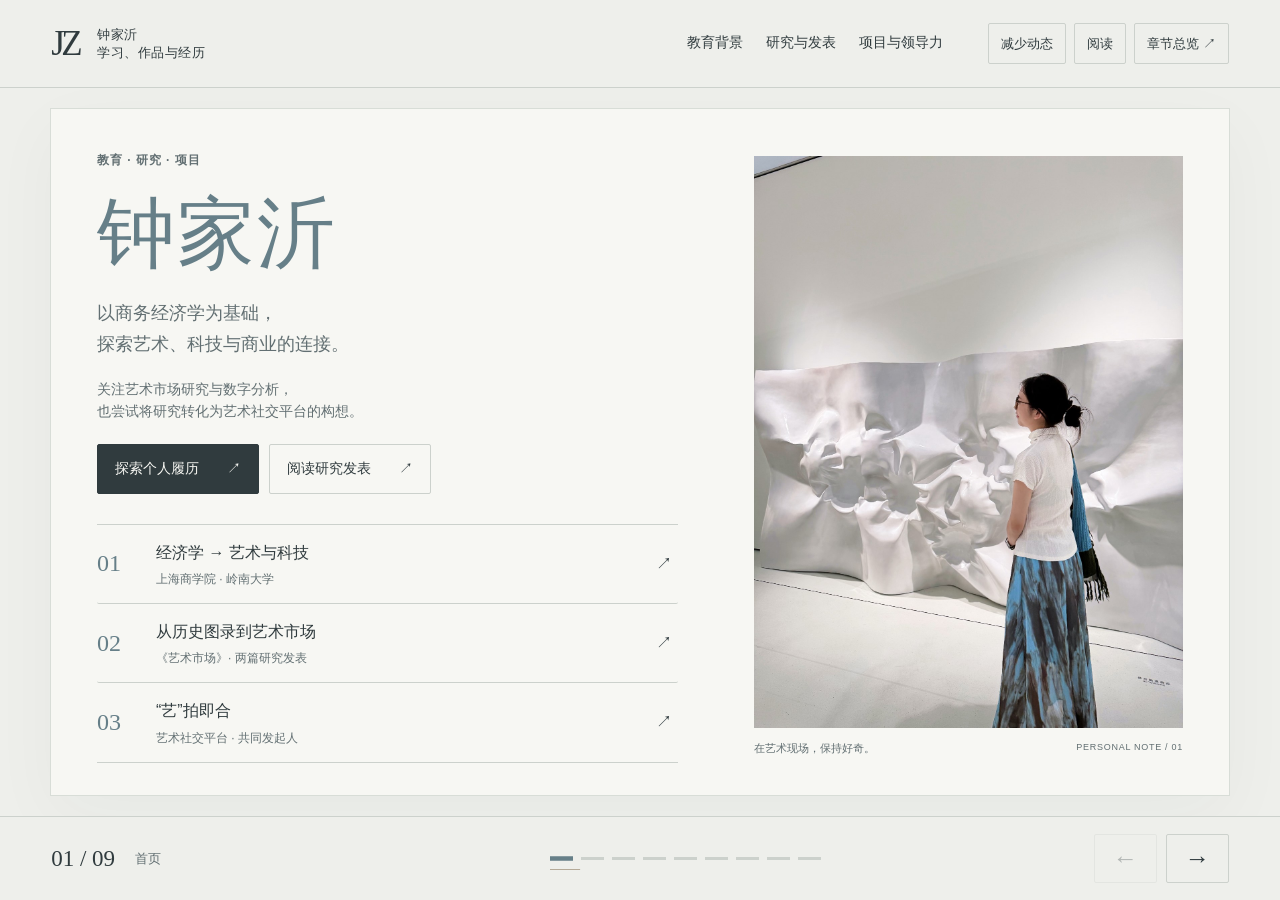
<file: index.html>
<!DOCTYPE html>
<html lang="zh-CN">
<head>
  <meta charset="UTF-8">
  <meta name="viewport" content="width=device-width, initial-scale=1">
  <meta name="theme-color" content="#eeefeb">
    <meta name="description"
      content="钟家沂-INTRO">
    <title>钟家沂｜教育、研究与项目</title>

  <style>
    :root {
      --paper: #eeefeb;
      --panel: #f7f7f3;
      --ink: #303b3e;
      --muted: #626f72;
      --line: #ccd1cc;
      --blue: #667f88;
      --blue-light: #dfe6e7;
      --sand: #b5aa98;
      --sand-light: #e7e2d9;
      --header: 88px;
      --footer: 84px;
            --serif: "Noto Serif SC", "Songti SC", SimSun, Georgia, serif;
            --sans: "Noto Sans SC", "PingFang SC", "Microsoft YaHei",
              -apple-system, BlinkMacSystemFont, "Segoe UI", sans-serif;
    }

    * { box-sizing: border-box; }

    html {
      scroll-behavior: smooth;
      color-scheme: light;
    }

    body {
      margin: 0;
      background: var(--paper);
      color: var(--ink);
      font-family: var(--sans);
      font-size: 16px;
      line-height: 1.65;
    }

    button, input, select, textarea { font: inherit; }
    button, a { -webkit-tap-highlight-color: transparent; }

    button {
      cursor: pointer;
      color: inherit;
      background: transparent;
      border: 1px solid var(--line);
      border-radius: 2px;
    }

    button, a, summary { touch-action: manipulation; }
    a { color: inherit; text-underline-offset: 4px; }

    button:focus-visible,
    a:focus-visible,
    summary:focus-visible {
      outline: 3px solid var(--blue);
      outline-offset: 5px;
    }

    button:hover { background: var(--blue-light); }
    button:disabled { opacity: .3; cursor: default; }

    h1, h2, h3, p { margin-top: 0; }

    h1, h2 {
      font-family: var(--serif);
      font-weight: 400;
      letter-spacing: 0;
    }

    h2 {
      font-size: clamp(36px, 4.6vw, 61px);
      line-height: 1.1;
      margin-bottom: 22px;
    }

    h3 {
      font-size: 21px;
      line-height: 1.35;
      font-weight: 500;
    }

    p { margin-bottom: 18px; }

    .eyebrow {
      margin-bottom: 18px;
      color: var(--muted);
      font-size: 12px;
      font-weight: 600;
      letter-spacing: .08em;
    }

    .small {
      font-size: 14px;
      line-height: 1.6;
      color: var(--muted);
    }

    .muted { color: var(--muted); }

    .sr-only {
      position: absolute;
      width: 1px;
      height: 1px;
      padding: 0;
      margin: -1px;
      overflow: hidden;
      clip: rect(0, 0, 0, 0);
      white-space: nowrap;
      border: 0;
    }

    .site-header {
      position: fixed;
      inset: 0 0 auto;
      height: var(--header);
      z-index: 30;
      display: flex;
      align-items: center;
      justify-content: space-between;
      gap: 20px;
      padding: 0 4vw;
      background: var(--paper);
      border-bottom: 1px solid var(--line);
    }

    .brand {
      display: flex;
      align-items: center;
      gap: 13px;
      flex-shrink: 0;
      padding: 0;
      border: 0;
      text-align: left;
    }

    .brand:hover { background: transparent; }

    .monogram {
      font: 35px/.9 var(--serif);
      letter-spacing: -.1em;
      padding-right: 5px;
    }

    .brand-name {
      font-size: 13px;
      font-weight: 500;
      line-height: 1.35;
      letter-spacing: .04em;
    }

    .primary-nav {
      display: flex;
      gap: 23px;
      margin-left: auto;
      margin-right: 25px;
    }

    .primary-nav button {
      padding: 7px 0;
      border: 0;
      border-bottom: 1px solid transparent;
      font-size: 14px;
    }

    .primary-nav button:hover,
    .primary-nav button[aria-current] {
      background: transparent;
      border-bottom-color: var(--blue);
    }

    .toolbar { display: flex; gap: 8px; }

    .toolbar button {
      padding: 9px 12px;
      font-size: 13px;
      white-space: nowrap;
    }

    .toolbar button[aria-pressed="true"] {
      background: var(--ink);
      color: var(--panel);
      border-color: var(--ink);
    }

    .presentation { overflow: hidden; }

    .presentation #stage {
      position: fixed;
      inset: var(--header) 0 var(--footer);
      overflow: hidden;
      background-image:
        radial-gradient(var(--line) .6px, transparent .6px);
      background-size: 22px 22px;
    }

    .presentation #world {
      position: absolute;
      left: 50%;
      top: 50%;
      transform-origin: 0 0;
      will-change: transform;
    }

    .scene {
      position: relative;
      padding: 42px 46px;
      background: var(--panel);
      border: 1px solid var(--line);
      scroll-margin-top: calc(var(--header) + 18px);
      scrollbar-width: thin;
      scrollbar-color: #a4b1b5 transparent;
    }

    .presentation .scene {
      position: absolute;
      margin: 0;
      overflow: auto;
      overscroll-behavior: contain;
      transform-origin: center;
      box-shadow: 0 20px 65px rgba(40, 55, 60, .035);
    }

    .presentation .scene:not(.active) {
      pointer-events: none;
      opacity: .72;
    }

    .presentation .scene.active { border-color: #d8ddd7; }

    .scene::-webkit-scrollbar { width: 5px; }
    .scene::-webkit-scrollbar-thumb { background: #a4b1b5; }

    .hero-layout {
      min-height: 100%;
      display: grid;
      grid-template-columns: 1.25fr .75fr;
      gap: 45px;
      align-items: center;
    }

    .hero-title {
      margin: 0 0 24px -5px;
      font-size: clamp(75px, 10vw, 122px);
      line-height: .87;
      letter-spacing: -.075em;
    }

    .hero-title span {
      display: block;
      color: var(--blue);
    }

    .hero-intro {
      max-width: 470px;
      font-size: 18px;
      color: var(--muted);
      line-height: 1.7;
    }

    .hero-links {
      display: flex;
      flex-wrap: wrap;
      gap: 12px;
      margin-top: 30px;
    }

    .solid-button,
    .text-button {
      display: inline-flex;
      align-items: center;
      justify-content: space-between;
      gap: 28px;
      padding: 12px 17px;
      font-size: 14px;
      text-decoration: none;
    }

    .solid-button {
      border: 1px solid var(--ink);
      background: var(--ink);
      color: var(--panel);
    }

    .solid-button:hover {
      color: white;
      background: var(--blue);
      border-color: var(--blue);
    }

    .text-button { border: 1px solid var(--line); }
    .text-button:hover { background: var(--blue-light); }

    .hero-index {
      border-top: 1px solid var(--line);
      border-bottom: 1px solid var(--line);
    }

    .index-row {
      display: grid;
      grid-template-columns: 47px 1fr 22px;
      width: 100%;
      gap: 12px;
      align-items: center;
      padding: 23px 0;
      border: 0;
      border-bottom: 1px solid var(--line);
      text-align: left;
    }

    .index-row:last-child { border-bottom: 0; }
    .index-row:hover { background: transparent; color: var(--blue); }

    .index-number {
      font: 30px var(--serif);
      color: var(--blue);
    }

    .index-row strong {
      display: block;
      font-size: 18px;
      font-weight: 500;
    }

    .index-row small {
      display: block;
      color: var(--muted);
      font-size: 13px;
      line-height: 1.5;
      margin-top: 4px;
    }

    .hero-note {
      margin: 20px 0 0;
      font-size: 13px;
      color: var(--muted);
    }

    .section-heading {
      display: grid;
      grid-template-columns: 1fr .8fr;
      gap: 36px;
      align-items: end;
      margin-bottom: 24px;
    }

    .section-heading h2 { margin-bottom: 0; }
    .section-heading > p { margin-bottom: 3px; color: var(--muted); }

    .education-list {
      display: grid;
      gap: 14px;
    }

    .education-card {
      display: grid;
      grid-template-columns: 170px 1fr;
      gap: 24px;
      padding: 22px 0;
      border-top: 1px solid var(--line);
    }

    .education-date {
      padding-top: 2px;
      font-size: 14px;
      color: var(--muted);
    }

    .education-date strong {
      display: block;
      margin-top: 6px;
      color: var(--blue);
      font-size: 12px;
      font-weight: 500;
      text-transform: uppercase;
      letter-spacing: .08em;
    }

    .education-card h3 { margin: 0 0 5px; }

    .degree {
      margin-bottom: 7px;
      font-size: 17px;
    }

    .location {
      color: var(--muted);
      font-size: 13px;
    }

    .course-list {
      display: grid;
      grid-template-columns: 1fr 1fr;
      gap: 5px 22px;
      margin: 12px 0 0;
      padding-left: 18px;
      font-size: 14px;
      color: var(--muted);
    }

    .score-row {
      display: flex;
      flex-wrap: wrap;
      gap: 16px;
      align-items: center;
      margin-top: 12px;
      font-size: 14px;
    }

    .score-row strong {
      font-family: var(--serif);
      font-size: 24px;
      font-weight: 400;
      color: var(--blue);
    }

    .score-track {
      width: 145px;
      height: 5px;
      background: var(--blue-light);
    }

    .score-track span {
      display: block;
      width: 85.29%;
      height: 100%;
      background: var(--blue);
    }

    .publication-grid {
      display: grid;
      grid-template-columns: 1fr 1fr;
      gap: 22px;
      margin-top: 28px;
    }

    .publication-card {
      display: flex;
      flex-direction: column;
      padding: 25px;
      border: 1px solid var(--line);
      background: #f1f3ef;
    }

    .publication-card:first-child {
      border-top: 3px solid var(--blue);
    }

    .publication-card:last-child {
      border-top: 3px solid var(--sand);
    }

    .publication-meta {
      display: flex;
      flex-wrap: wrap;
      align-items: center;
      justify-content: space-between;
      gap: 10px;
      margin-bottom: 22px;
      color: var(--muted);
      font-size: 13px;
    }

    .author-role {
      padding: 3px 8px;
      border: 1px solid var(--line);
      color: var(--ink);
      font-size: 12px;
      white-space: nowrap;
    }

    .publication-card h3 {
      font: 28px/1.2 var(--serif);
      margin-bottom: 18px;
    }

    .publication-card p {
      font-size: 15px;
      color: var(--muted);
    }

    .publication-card .publication-link {
      align-self: flex-start;
      margin-top: auto;
      padding-top: 14px;
      font-size: 14px;
    }

    .publication-link a,
    .publication-link button {
      border: 0;
      padding: 0;
      display: inline-flex;
      align-items: center;
      gap: 6px;
      color: var(--blue);
      font-weight: 600;
      font-size: 14px;
      line-height: inherit;
      text-align: left;
      text-decoration: underline;
      text-decoration-thickness: 1px;
      text-underline-offset: 4px;
      transition: color .2s ease, gap .2s ease;
    }

    .publication-link a:hover,
    .publication-link button:hover {
      background: transparent;
      color: var(--ink);
      gap: 9px;
    }

    .two-columns {
      display: grid;
      grid-template-columns: .85fr 1.15fr;
      gap: 40px;
      align-items: start;
    }

    .two-columns > * { min-width: 0; }

    .research-topics {
      margin: 27px 0 20px;
      padding: 0;
      list-style: none;
    }

    .research-topics li {
      padding: 10px 0;
      border-bottom: 1px solid var(--line);
      font-size: 16px;
    }

    .research-topics li span {
      display: inline-block;
      min-width: 34px;
      color: var(--blue);
      font: 18px var(--serif);
    }

    .chart-panel {
      padding: 27px;
      border: 1px solid var(--line);
      background: #f0f3f1;
    }

    .chart-panel h3 { font-size: 19px; }

    .segmented {
      display: flex;
      flex-wrap: wrap;
      gap: 6px;
      margin: 18px 0;
    }

    .segmented button {
      padding: 7px 10px;
      font-size: 13px;
    }

    .segmented button[aria-pressed="true"] {
      color: var(--panel);
      background: var(--ink);
      border-color: var(--ink);
    }

    .catalogue-number {
      font: 72px/1 var(--serif);
      letter-spacing: -.06em;
      color: var(--blue);
      margin: 24px 0 7px;
    }

    #catalogueLabel {
      display: block;
      min-height: 25px;
      margin-bottom: 24px;
      font-size: 14px;
    }

    .catalogue-bar {
      display: flex;
      gap: 4px;
      width: 100%;
      height: 110px;
      margin-bottom: 13px;
    }

    .catalogue-segment {
      display: flex;
      flex-direction: column;
      justify-content: center;
      align-items: center;
      gap: 2px;
      min-width: 0;
      padding: 8px;
      border: 0;
      transition: opacity .25s ease;
    }

    .catalogue-segment:first-child {
      flex: 108;
      background: var(--blue);
      color: white;
    }

    .catalogue-segment:last-child {
      flex: 51;
      background: var(--sand-light);
      color: var(--ink);
    }

    .catalogue-segment:hover { filter: brightness(1.04); }
    .catalogue-segment.dimmed { opacity: .36; }

    .catalogue-segment strong {
      font: 29px var(--serif);
      font-weight: 400;
    }

    .catalogue-segment span,
    .catalogue-segment small {
      font-size: 12px;
      white-space: nowrap;
    }

    .chart-note {
      margin: 18px 0;
      padding-top: 15px;
      min-height: 88px;
      border-top: 1px solid var(--line);
      color: var(--muted);
      font-size: 14px;
    }

    details > summary {
      cursor: pointer;
      list-style-position: outside;
    }

    .data-details {
      margin-top: 15px;
      font-size: 14px;
    }

    table {
      border-collapse: collapse;
      width: 100%;
      margin-top: 12px;
      font-size: 13px;
    }

    th, td {
      text-align: left;
      padding: 8px 4px;
      border-bottom: 1px solid var(--line);
    }

    th { font-weight: 500; }

    .project-card {
      background: var(--blue-light);
      border: 1px solid var(--line);
      padding: 30px;
    }

    .project-card h3 {
      font: 36px/1.12 var(--serif);
      margin-bottom: 18px;
    }

    .project-role {
      display: inline-block;
      margin-bottom: 16px;
      padding: 4px 10px;
      border: 1px solid #b9c6c9;
      font-size: 13px;
    }

    .project-pillars {
      display: grid;
      grid-template-columns: repeat(3, 1fr);
      gap: 10px;
      margin-top: 25px;
    }

    .pillar {
      padding: 15px 10px;
      border-top: 1px solid #aabac0;
    }

    .pillar span {
      display: block;
      color: var(--muted);
      font: 22px var(--serif);
      margin-bottom: 10px;
    }

    .pillar strong {
      display: block;
      font-size: 14px;
      font-weight: 500;
      line-height: 1.4;
    }

    .leadership {
      margin-top: 25px;
      border-top: 1px solid var(--line);
    }

    .leadership-item {
      padding: 18px 0;
      border-bottom: 1px solid var(--line);
    }

    .leadership-item h3 {
      margin-bottom: 5px;
      font-size: 17px;
    }

    .leadership-item p {
      margin: 0;
      color: var(--muted);
      font-size: 14px;
    }

    .experience-layout {
      display: grid;
      grid-template-columns: .62fr 1.38fr;
      gap: 35px;
    }

    .experience-metric {
      border-top: 1px solid var(--line);
      padding: 18px 0;
    }

    .experience-metric strong {
      display: block;
      color: var(--blue);
      font: 42px/1.1 var(--serif);
      margin-bottom: 8px;
    }

    .experience-metric p {
      font-size: 14px;
      color: var(--muted);
      margin-bottom: 0;
    }

    .experience-list {
      border-top: 1px solid var(--line);
    }

    .job {
      padding: 19px 0;
      border-bottom: 1px solid var(--line);
    }

    .job summary { padding-left: 5px; }

    .job summary strong {
      font-weight: 500;
      font-size: 18px;
    }

    .job-summary {
      display: block;
      margin: 5px 0 0 20px;
      font-size: 13px;
      color: var(--muted);
    }

    .job ul {
      padding-left: 23px;
      margin: 16px 0 0;
      font-size: 15px;
      color: var(--muted);
    }

    .job li { margin: 0 0 11px; }

    .contact-grid {
      display: grid;
      grid-template-columns: 1.05fr .95fr;
      gap: 42px;
    }

    .honor-row {
      display: grid;
      grid-template-columns: 104px 1fr;
      gap: 16px;
      padding: 14px 0;
      border-bottom: 1px solid var(--line);
      font-size: 15px;
    }

    .honor-row > span {
      color: var(--muted);
      font-size: 13px;
    }

    .honor-row p { margin: 0; }

    .language-row {
      display: flex;
      justify-content: space-between;
      gap: 15px;
      padding: 9px 0;
      border-bottom: 1px solid var(--line);
      font-size: 15px;
    }

    .language-row span { color: var(--muted); }

    .tags {
      display: flex;
      flex-wrap: wrap;
      gap: 8px;
      padding: 0;
      list-style: none;
    }

    .tags li {
      padding: 7px 11px;
      border: 1px solid var(--line);
      font-size: 14px;
    }

    .contact-block {
      grid-column: 1 / -1;
      border-top: 1px solid var(--line);
      margin-top: 8px;
      padding-top: 23px;
    }

    .contact-block a {
      overflow-wrap: anywhere;
      text-decoration-thickness: 1px;
    }

    .email {
      display: block;
      margin-bottom: 9px;
      font: clamp(23px, 3.8vw, 40px)/1.2 var(--serif);
      letter-spacing: -.03em;
    }

    .footer-nav {
      position: fixed;
      inset: auto 0 0;
      height: var(--footer);
      z-index: 30;
      display: flex;
      justify-content: space-between;
      align-items: center;
      gap: 25px;
      padding: 0 4vw;
      background: var(--paper);
      border-top: 1px solid var(--line);
    }

    .chapter-status {
      display: flex;
      align-items: center;
      gap: 20px;
      min-width: 225px;
    }

    #counter {
      font: 23px var(--serif);
      white-space: nowrap;
    }

    #chapterName {
      font-size: 13px;
      color: var(--muted);
    }

    .progress-nav { display: flex; gap: 8px; }

    .progress-nav button {
      width: 28px;
      height: 22px;
      padding: 9px 0;
      border: 0;
      position: relative;
    }

    .progress-nav button::before {
      content: "";
      display: block;
      height: 3px;
      width: 100%;
      background: var(--line);
    }

    .progress-nav button:hover { background: transparent; }
    .progress-nav button[aria-current]::before { background: var(--blue); }

    .arrow-buttons { display: flex; gap: 9px; }

    .arrow-buttons button {
      padding: 3px 18px;
      font-size: 25px;
    }

    #contents {
      width: min(900px, calc(100vw - 32px));
      max-height: calc(100vh - 44px);
      border: 1px solid var(--line);
      padding: 32px;
      color: var(--ink);
      background: var(--panel);
      overflow: auto;
    }

    #contents::backdrop { background: rgba(39, 52, 57, .65); }

    .contents-heading {
      display: flex;
      align-items: center;
      justify-content: space-between;
      gap: 20px;
      margin-bottom: 18px;
    }

    .contents-heading h2 {
      margin: 0;
      font-size: 39px;
    }

    #closeContents { padding: 6px 13px; }

    .contents-grid {
      display: grid;
      grid-template-columns: 1fr 1fr;
      gap: 10px;
    }

    .contents-grid button {
      padding: 20px;
      text-align: left;
    }

    .contents-grid button span {
      color: var(--blue);
      font: 22px var(--serif);
      margin-right: 12px;
    }

    .contents-grid button strong {
      font-size: 16px;
      font-weight: 500;
    }

    .contents-grid button small {
      display: block;
      margin-top: 8px;
      color: var(--muted);
      font-size: 13px;
    }

    .reading { overflow: auto; }

    .reading #stage {
      position: relative;
      margin: calc(var(--header) + 22px) 0 calc(var(--footer) + 22px);
      overflow: visible;
    }

    .reading #world {
      position: static;
      transform: none !important;
    }

    .reading .scene {
      position: relative !important;
      left: auto !important;
      top: auto !important;
      width: min(1180px, calc(100% - 32px)) !important;
      height: auto !important;
      min-height: 560px;
      margin: 0 auto 25px;
      transform: none !important;
      opacity: 1;
    }

    .reading .hero-layout { min-height: 490px; }
    .reading .progress-nav { display: none; }

    .no-js .primary-nav,
    .no-js .toolbar,
    .no-js .footer-nav {
      display: none;
    }

    .no-js .hero-links { display: none; }

    .no-js-note {
      max-width: 1180px;
      margin: calc(var(--header) + 16px) auto 0;
      padding: 0 20px;
    }

    .reduced *,
    .reduced *::before,
    .reduced *::after {
      scroll-behavior: auto !important;
      transition: none !important;
    }

    @media (max-width: 1000px) {
      .primary-nav { gap: 16px; margin-right: 10px; }
      .brand-name { display: none; }
      .scene { padding: 32px; }
      .two-columns { gap: 28px; }
      .experience-layout { grid-template-columns: .7fr 1.3fr; gap: 26px; }
    }

    @media (max-width: 820px) {
      .primary-nav { display: none; }

      .hero-layout,
      .two-columns,
      .section-heading,
      .publication-grid,
      .experience-layout,
      .contact-grid {
        grid-template-columns: 1fr;
      }

      .hero-layout { gap: 28px; }
      .hero-title { font-size: 91px; }
      .hero-index { margin-top: 5px; }

      .index-row { padding: 16px 0; }

      .section-heading { gap: 16px; }
      .section-heading > p { max-width: 600px; }
      .publication-grid { gap: 17px; }

      .experience-metrics {
        display: grid;
        grid-template-columns: 1fr 1fr;
        gap: 20px;
      }

      .contact-grid { gap: 27px; }
      .progress-nav { display: none; }
      .contact-block { grid-column: auto; }
    }

    @media (max-width: 600px) {
      :root { --header: 76px; --footer: 72px; }

      .site-header {
        gap: 10px;
        padding: 0 16px;
      }

      .monogram { font-size: 29px; }

      .toolbar { gap: 5px; }

      .toolbar button {
        font-size: 12px;
        padding: 8px 9px;
      }

      .scene { padding: 25px 21px; }
      .eyebrow { font-size: 11px; }
      h2 { font-size: 39px; }

      .hero-title {
        font-size: clamp(66px, 20vw, 90px);
        margin-bottom: 22px;
      }

      .hero-intro { font-size: 16px; }
      .hero-links { margin-top: 22px; }
      .hero-layout { gap: 24px; }

      .hero-index .index-row { padding: 13px 0; }
      .index-row strong { font-size: 16px; }

      .education-card {
        grid-template-columns: 1fr;
        gap: 9px;
        padding: 20px 0;
      }

      .education-date strong {
        display: inline-block;
        margin-left: 10px;
        margin-top: 0;
      }

      .course-list { grid-template-columns: 1fr; }

      .publication-card { padding: 21px; }
      .publication-card h3 { font-size: 27px; }

      .chart-panel { padding: 22px 18px; }
      .catalogue-number { font-size: 66px; }

      .catalogue-bar { height: 110px; }

      .project-card { padding: 24px 20px; }
      .project-card h3 { font-size: 33px; }
      .project-pillars { gap: 4px; }
      .pillar { padding: 13px 6px; }
      .pillar strong { font-size: 13px; }

      .experience-metric strong { font-size: 35px; }

      .honor-row {
        grid-template-columns: 82px 1fr;
        gap: 12px;
      }

      .footer-nav {
        padding: 0 16px;
        gap: 12px;
      }

      .chapter-status {
        gap: 11px;
        min-width: 0;
      }

      #counter { font-size: 21px; }
      #chapterName { font-size: 12px; }

      .arrow-buttons { gap: 6px; }
      .arrow-buttons button { padding: 2px 12px; }

      #contents { padding: 24px 18px; }
      .contents-heading h2 { font-size: 33px; }
      .contents-grid { grid-template-columns: 1fr; }
      .contents-grid button { padding: 15px; }

      .reading .scene {
        min-height: 0;
        width: calc(100% - 24px) !important;
      }

      .reading .hero-layout { min-height: 0; }
    }

    @media (prefers-reduced-motion: reduce) {
      html { scroll-behavior: auto; }
      * { transition: none !important; }
    }

    @media print {
      .site-header,
      .footer-nav,
      .toolbar,
      .hero-links,
      #contents {
        display: none !important;
      }

      body { overflow: visible !important; }

      #stage, #world {
        position: static !important;
        overflow: visible !important;
        transform: none !important;
        margin: 0 !important;
      }

      .scene {
        position: relative !important;
        left: auto !important;
        top: auto !important;
        width: 100% !important;
        height: auto !important;
        min-height: 0 !important;
        transform: none !important;
        opacity: 1 !important;
        padding: 24px;
        margin: 0 0 24px;
        break-inside: avoid;
      }
    }
  </style>
  <link rel="stylesheet" href="cv-enhancements.css">
  <link rel="stylesheet" href="cv-exhibition.css">
</head>

<body class="reading no-js">

  <header class="site-header">
    <button class="brand" data-step="0" aria-label="返回首页">
      <span class="monogram">JZ</span>
      <span class="brand-name">钟家沂<br>学习、作品与经历</span>
    </button>

    <nav class="primary-nav" aria-label="主要章节">
      <button data-step="1">教育背景</button>
      <button data-step="2">研究与发表</button>
      <button data-step="4">项目与领导力</button>
    </nav>

    <div class="toolbar">
      <button id="motion"
              type="button"
              aria-pressed="false"
                title="开启或关闭减少动态效果">
              减少动态
      </button>

      <button id="read"
              type="button"
              aria-pressed="false"
                aria-label="切换至连续阅读">
              阅读
      </button>

      <button id="openContents"
              type="button"
              aria-haspopup="dialog">
        章节总览 ↗
      </button>
    </div>
  </header>

  <noscript>
    <p class="no-js-note">
      当前为连续阅读模式。
      启用 JavaScript 可使用动态导航与交互式图表。
    </p>
  </noscript>

  <main id="stage" aria-label="钟家沂互动式个人简历">
    <div id="world">

      <!-- 01 / 首页 -->
      <section class="scene"
               id="about"
               data-title="首页"
               aria-labelledby="aboutTitle">

        <div class="hero-layout">
          <div class="hero-copy">
            <p class="eyebrow">教育 · 研究 · 项目</p>
            <h1 id="aboutTitle" class="hero-title">钟家沂</h1>
            <p class="hero-intro">以商务经济学为基础，<br>探索艺术、科技与商业的连接。</p>
            <p class="small">关注艺术市场研究与数字分析，<br>也尝试将研究转化为艺术社交平台的构想。</p>
            <div class="hero-links">
              <button class="solid-button" data-step="1">探索个人履历 <span aria-hidden="true">↗</span></button>
              <button class="text-button" data-step="2">阅读研究发表 <span aria-hidden="true">↗</span></button>
            </div>
            <div class="hero-index" aria-label="精选内容">
              <button class="index-row" data-step="1"><span class="index-number">01</span><span><strong>经济学 → 艺术与科技</strong><small>上海商学院 · 岭南大学</small></span><span aria-hidden="true">↗</span></button>
              <button class="index-row" data-step="2"><span class="index-number">02</span><span><strong>从历史图录到艺术市场</strong><small>《艺术市场》· 两篇研究发表</small></span><span aria-hidden="true">↗</span></button>
              <button class="index-row" data-step="4"><span class="index-number">03</span><span><strong>“艺”拍即合</strong><small>艺术社交平台 · 共同发起人</small></span><span aria-hidden="true">↗</span></button>
            </div>
          </div>
          <figure class="portrait-figure">
            <div class="portrait-frame image-reveal"><img src="assets/life-photo.jpg" width="1280" height="1707" alt="钟家沂在展厅中观看艺术装置的生活照" fetchpriority="high"></div>
            <figcaption><span>在艺术现场，保持好奇。</span><span>PERSONAL NOTE / 01</span></figcaption>
          </figure>
        </div>
      </section>

      <!-- 02 / 教育背景 -->
      <section class="scene"
               id="education"
               data-title="教育背景"
               aria-labelledby="educationTitle">

        <p class="eyebrow">01 / 教育背景</p>

        <div class="section-heading">
          <h2 id="educationTitle">跨学科的<br>学习基础</h2>
          <p>
            以商务经济学为起点，继续探索艺术、科技与商业实践之间的连接。
          </p>
        </div>

        <div class="education-list">
          <article class="education-card">
            <div class="education-date">
              2026 年 8 月 – 2027 年 6 月
              <strong>预计毕业</strong>
            </div>

            <div>
              <h3>岭南大学 <span class="muted">(Lingnan University)</span></h3>
              <p class="degree">
                艺术科技与商业理学硕士
                <span class="muted">(MScATB)</span>
              </p>
              <div class="location">中国香港</div>

              <ul class="course-list">
                <li>艺术产业会计与金融</li>
                <li>艺术金融与科技</li>
                <li>中西方艺术史</li>
                <li>设计思维与创意</li>
                <li>互动艺术与科技</li>
                <li>从人工智能到 NFTs</li>
              </ul>
            </div>
          </article>

          <article class="education-card">
            <div class="education-date">2019 年 9 月 – 2023 年 6 月</div>

            <div>
              <h3>上海商学院 <span class="muted">(Shanghai Business School)</span></h3>
              <p class="degree">经济学学士（商务经济学）</p>
              <div class="location">中国上海</div>

              <div class="score-row">
                <span>平均成绩</span>
                <strong>85.29 <span class="small">/ 100</span></strong>
                <div class="score-track" aria-hidden="true"><span></span></div>
              </div>

              <p class="small" style="margin: 12px 0 0;">
                核心课程：宏观经济学、微观经济学、统计方法。
              </p>
            </div>
          </article>

          <article class="education-card">
            <div class="education-date">2022 年 1 月</div>

            <div>
              <h3>约克大学 <span class="muted">(York University)</span></h3>
              <p class="degree">
                创新、战略管理与全球领导力培训项目
              </p>
              <div class="location">加拿大多伦多 · 线上</div>
              <p class="small" style="margin: 8px 0 0;">
                战略领导力与创新证书
              </p>
            </div>
          </article>
        </div>
      </section>

      <!-- 03 / 研究与发表 -->
      <section class="scene"
               id="publications"
               data-title="研究与发表"
               aria-labelledby="publicationsTitle">

        <p class="eyebrow">02 / 研究与发表</p>

        <div class="section-heading">
          <h2 id="publicationsTitle">从市场记录中<br>阅读艺术</h2>
          <p>
            两篇发表于《艺术市场》的文章，分别考察艺术家的拍卖历史与拍卖行经营方式的变化。
          </p>
        </div>

        <div class="publication-grid">
          <article class="publication-card">
            <div class="publication-meta">
              <span>2025 年 5 月 · <em>《艺术市场》</em></span>
              <span class="author-role">第一作者</span>
            </div>

            <h3>
              《她分明是她自己——莫里索作品的拍卖市场分析》
            </h3>

            <p>
              分析历史拍卖图录与市场价格数据，追踪贝尔特·莫里索作品自 20 世纪 60 年代至 21 世纪的拍卖表现。
            </p>

            <p>
              比较不同媒介、拍卖行、地域市场及价格趋势，考察其作品市场认可度的变化。
            </p>

            <div class="publication-link">
              <a href="articles/morisot/index.html"
                 target="_blank"
                 rel="noopener noreferrer"
                  title="打开本地莫里索作品拍卖市场互动文章"
                 aria-label="探索贝尔特·莫里索拍卖市场互动文章">
                探索互动文章 <span aria-hidden="true">↗</span>
              </a>
            </div>
          </article>

          <article class="publication-card">
            <div class="publication-meta">
              <span>2023 年 1 月 · <em>《艺术市场》</em></span>
              <span class="author-role">第三作者</span>
            </div>

            <h3>
              《那些 1960—1970 年代的绿皮拍卖图录》
            </h3>

            <p>
              研究苏富比与佳士得共 159 本历史拍卖图录，其中苏富比 108 本、佳士得 51 本。
            </p>

            <p>
              分析图录设计、拍卖规则、佣金结构及价格信息，探讨拍卖行经营方式的演变与现代艺术拍卖市场的发展。
            </p>

            <div class="publication-link">
              <button data-step="3" aria-label="查看绿皮拍卖图录研究详情" data-detail>
                走进图录研究 <span aria-hidden="true">↗</span>
              </button>
            </div>
          </article>
        </div>
      </section>

      <!-- 04 / 研究样本 -->
      <section class="scene"
               id="research"
               data-title="绿皮图录研究"
               aria-labelledby="researchTitle">

        <div class="section-heading research-heading">
          <div><p class="eyebrow">03 / 研究档案 · 2023</p><h2 id="researchTitle">绿皮图录里的<br>拍卖市场线索</h2></div>
          <p>《那些 1960—1970 年代的绿皮拍卖图录》<br><span class="small">窦莉梅、郑珞萱、钟家沂 · 第三作者<br>《艺术市场》2023 年 1 月，38–43 页</span></p>
        </div>
        <div class="two-columns research-layout">
          <div>
            <p>以苏富比与佳士得的 <strong>159 本历史拍卖图录</strong>为材料，比较封面、拍品说明、收费条款与价目表，观察拍卖行如何组织信息、服务买卖双方，并调整经营方式。</p>
            <figure class="archive-figure"><div class="image-reveal"><img src="assets/green-catalogues.jpg" width="1100" height="540" alt="论文中的佳士得图录封面与拍卖价目表" loading="lazy"></div><figcaption>图录封面与价目表 · 原文第 39 页</figcaption></figure>
            <div class="research-tabs" role="tablist" aria-label="研究视角">
              <button id="tab-records" role="tab" aria-selected="true" aria-controls="panel-records" tabindex="0">图录与记录</button>
              <button id="tab-rules" role="tab" aria-selected="false" aria-controls="panel-rules" tabindex="-1">费用与规则</button>
              <button id="tab-insights" role="tab" aria-selected="false" aria-controls="panel-insights" tabindex="-1">市场与启示</button>
            </div>
            <div class="research-panel" id="panel-records" role="tabpanel" aria-labelledby="tab-records" tabindex="0">
              <h3>从一本图录，读出一场交易</h3>
              <p>封面记录拍卖主题、日期与时间；内页列出作者、材质、尺寸及作品来源。所附价目表还保留英镑与美元成交价、买方姓名和整场成交总额，为追踪作品流转与收藏网络提供线索。</p>
              <p class="small">“绿皮”并非完全相同的绿色：样本中的佳士得封面有多种绿色系，苏富比则多为橄榄绿色。简洁的设计背后，是相对完整的信息组织。</p>
            </div>
            <div class="research-panel" id="panel-rules" role="tabpanel" aria-labelledby="tab-rules" tabindex="0" hidden>
              <h3>收费条款，也是经营方式的记录</h3>
              <p>研究比较卖方佣金、估值、上门咨询和图录订阅费用。例如，1971 年苏富比绘画及其他艺术品的卖方佣金按成交价分为三档：低于 £500 为 15%，£500–£10,000 为 12.5%，高于 £10,000 为 10%。</p>
              <p class="small">图录也记录货币制度、竞价幅度与税务要求的调整。这里呈现的是论文中的历史规则，用来理解当时的拍卖经营。</p>
            </div>
            <div class="research-panel" id="panel-insights" role="tabpanel" aria-labelledby="tab-insights" tabindex="0" hidden>
              <h3>从纸质档案，走向信息共享</h3>
              <p>办事处地址的变化呈现国际化扩张；拍品类别与价格记录则帮助观察市场结构。文章进一步讨论：图录从简洁信息载体走向故事化呈现，再在数字技术与成本控制下回归实用。</p>
              <p class="small">电子化提高了获取拍品信息的便利，但买方与价格资料也可能进入付费市场。历史图录因此保留了研究艺术市场的重要信息，也启发了后续平台的数据库构想。</p>
            </div>
            <a class="source-link" href="assets/green-catalogues-article.pdf" target="_blank" rel="noopener">阅读论文原文 <span aria-hidden="true">↗</span></a>
          </div>
          <div class="chart-panel">
            <h3>图录样本构成</h3>
            <p class="small">选择拍卖行，查看图录数量与样本占比。</p>

            <div class="segmented"
                 role="group"
                  aria-label="选择拍卖行">
                <button data-house="all" aria-pressed="true">全部图录</button>
                <button data-house="sothebys" aria-pressed="false">苏富比</button>
                <button data-house="christies" aria-pressed="false">佳士得</button>
            </div>

            <div id="catalogueNumber" class="catalogue-number">159</div>
            <span id="catalogueLabel">本历史拍卖图录</span>

            <div class="catalogue-bar"
                 role="group"
                 aria-label="108 本苏富比图录与 51 本佳士得图录">
              <button class="catalogue-segment"
                      data-house="sothebys"
                      aria-label="苏富比：108 本图录，占样本 67.9%"
                      aria-pressed="false">
                <small>苏富比</small>
                <strong>108</strong>
                <span>67.9%</span>
              </button>

              <button class="catalogue-segment"
                      data-house="christies"
                      aria-label="佳士得：51 本图录，占样本 32.1%"
                      aria-pressed="false">
                <small>佳士得</small>
                <strong>51</strong>
                <span>32.1%</span>
              </button>
            </div>

            <p class="small">图录本数占比，不等同于拍卖场次或市场份额。</p>

            <p id="catalogueNote" class="chart-note" aria-live="polite">
              研究样本包括 1960—1970 年代苏富比的 108 本图录与佳士得的 51 本图录。
            </p>

            <details class="data-details">
              <summary>查看详细数据</summary>
              <table>
                <caption class="sr-only">按拍卖行划分的图录样本</caption>
                <thead>
                  <tr>
                    <th scope="col">拍卖行</th>
                    <th scope="col">图录数量</th>
                    <th scope="col">占比</th>
                  </tr>
                </thead>
                <tbody>
                  <tr><th scope="row">苏富比</th><td>108</td><td>67.9%</td></tr>
                  <tr><th scope="row">佳士得</th><td>51</td><td>32.1%</td></tr>
                  <tr><th scope="row">合计</th><td>159</td><td>100%</td></tr>
                </tbody>
              </table>
            </details>
          </div>
        </div>
      </section>

      <!-- 05 / 项目与领导力 -->
      <section class="scene"
               id="projects"
               data-title="项目与领导力"
               aria-labelledby="projectsTitle">

        <div class="two-columns project-overview">
          <div>
            <p class="eyebrow">04 / 项目 · 从研究到构想</p>
            <h2 id="projectsTitle">让艺术、人与想法<br>彼此连接</h2>
            <p>作为共同发起人，参与“艺”拍即合艺术社交平台概念项目，将历史图录研究延伸到艺术内容共享、艺术家展示与社群交流的产品构想。</p>
            <p class="small">第八届中国国际“互联网+”大学生创新创业大赛<br>高教主赛道 · 本科生创意组</p>
            <div class="project-context"><span>研究起点</span><p>历史拍卖信息有研究价值，却分散在纸质图录中；本土小众艺术家也需要更持续的展示和交流渠道。</p></div>
            <div class="leadership">
              <div class="leadership-item"><h3>活动组织部部长</h3><p>上海商学院商务经济学协会</p></div>
              <div class="leadership-item"><h3>校园文化部部长</h3><p>上海商学院学生会</p></div>
            </div>
          </div>
          <article class="project-card focus-card">
            <span class="project-role">共同发起人 · 创意项目</span>
            <h3 data-shared="project">“艺”拍即合</h3>
            <p class="project-tagline">寻找与你一拍即合的艺术作品。</p>
            <p>以图录数据库为起点，连接本土艺术家、收藏者与艺术爱好者，探索艺术传播、社群互动与交易服务相结合的平台。</p>
            <div class="project-pillars"><div class="pillar"><span>01</span><strong>图录<br>数据库</strong></div><div class="pillar"><span>02</span><strong>小众艺术<br>展示</strong></div><div class="pillar"><span>03</span><strong>交流与<br>交易</strong></div></div>
            <button class="solid-button project-entry" data-step="5" data-detail>查看用户与功能 <span aria-hidden="true">↗</span></button>
            <a class="source-link" href="assets/art-platform-plan.pdf" target="_blank" rel="noopener">阅读项目计划书 ↗</a>
          </article>
        </div>
      </section>


      <section class="scene" id="platform-design" data-title="平台 · 用户与功能" aria-labelledby="platformDesignTitle">
        <div class="section-heading"><div><p class="eyebrow">05 / 项目档案 · 用户与功能</p><h2 id="platformDesignTitle" data-shared="project">“艺”拍即合</h2></div><p>让资料可查，让艺术可见，<br>让有共同兴趣的人相遇。</p></div>
        <div class="platform-layout">
          <div>
            <div class="audience-strip" aria-label="目标用户"><span>专业收藏者</span><span>小众艺术社群</span><span>非遗爱好者</span></div>
            <div class="feature-grid">
              <article class="feature-card focus-card"><span class="feature-number">01 / ARCHIVE</span><h3>拍卖图录数据库</h3><p>规划整理历史拍品、成交价格、买方及流转记录，为研究者提供可追溯的艺术市场资料。</p></article>
              <article class="feature-card focus-card"><span class="feature-number">02 / DISCOVER</span><h3>小众艺术与非遗展示</h3><p>通过艺术家专栏、作品介绍、主题展览与访谈，让创作背景和文化价值获得更充分的呈现。</p></article>
              <article class="feature-card focus-card"><span class="feature-number">03 / CONNECT</span><h3>艺术交流社群</h3><p>连接艺术家、收藏者与经纪人，围绕创作日常、观展体验和策展内容展开交流，积累持续的兴趣关系。</p></article>
              <article class="feature-card focus-card"><span class="feature-number">04 / COLLECT</span><h3>艺术品交易服务</h3><p>探索明码售卖、线上拍卖、定制约稿与藏品转售，将内容发现与进一步收藏连接起来。</p></article>
            </div>
          </div>
          <figure class="prototype-figure"><div class="image-reveal"><img src="assets/platform-artists.jpg" width="650" height="812" alt="项目计划书中的艺术家展示页面概念稿" loading="lazy"></div><figcaption>艺术家展示页面 · 计划书第 24 页<br>原始概念稿</figcaption></figure>
        </div>
        <div class="chapter-actions"><button class="text-button" data-step="4" data-detail>← 返回项目概览</button><button class="text-button" data-step="6" data-detail>运营与商业模式 <span aria-hidden="true">↗</span></button></div>
      </section>

      <section class="scene" id="platform-model" data-title="平台 · 运营与商业模式" aria-labelledby="platformModelTitle">
        <div class="section-heading"><div><p class="eyebrow">06 / 项目档案 · 运营与商业模式</p><h2 id="platformModelTitle">从资料共享<br>到艺术社群</h2></div><p>计划书将发展路径分为三个阶段，<br>逐步连接内容、创作者与收藏需求。</p></div>
        <div class="roadmap-grid">
          <article class="roadmap-card focus-card"><span class="feature-number">01 / 资料与信任</span><h3>以数据库切入</h3><p>整理历史图录与作品流转信息，面向专业研究者和拍卖从业者提供资料入口，结合艺术知识内容建立初期认知。</p><span class="roadmap-key">图录数字化 · 专业内容</span></article>
          <article class="roadmap-card focus-card"><span class="feature-number">02 / 创作者与内容</span><h3>引入本土艺术家</h3><p>规划艺术家专栏、作品故事和线上展览，结合非遗内容与主题策划，帮助创作者积累可持续的展示和交流机会。</p><span class="roadmap-key">艺术家展示 · 主题策划</span></article>
          <article class="roadmap-card focus-card"><span class="feature-number">03 / 社群与连接</span><h3>形成互动网络</h3><p>通过创作分享和社群运营吸引主动参与，再与中小拍卖行连接，探索作品展示、收藏与正式拍卖之间的路径。</p><span class="roadmap-key">兴趣社群 · 拍卖行连接</span></article>
        </div>
        <div class="model-grid">
          <article><p class="eyebrow">商业模式构想</p><h3>会员 + 交易服务</h3><p>以订阅制会员、产品分级定价和交易佣金探索收入来源；通过网站、App 与微信小程序覆盖不同使用场景。</p></article>
          <article><p class="eyebrow">内容与获客构想</p><h3>专业资料 + 社交传播</h3><p>结合图录资料、艺术知识与创作者内容，规划公众号、小红书、短视频等传播渠道，将内容关注延伸为平台参与。</p></article>
        </div>
        <p class="source-note">以上为创意组项目计划书中的产品与运营规划。<a href="assets/art-platform-plan.pdf#page=20" target="_blank" rel="noopener">查看计划书：产品概述、发展阶段与营销策略 ↗</a></p>
        <div class="chapter-actions"><button class="text-button" data-step="5" data-detail>← 用户与功能</button><button class="text-button" data-step="7">继续浏览专业经历 <span aria-hidden="true">↗</span></button></div>
      </section>

      <!-- 08 / 专业经历 -->
      <section class="scene"
               id="experience"
               data-title="专业经历"
               aria-labelledby="experienceTitle">

        <p class="eyebrow">07 / 专业经历</p>

        <div class="section-heading">
          <h2 id="experienceTitle">在不同场景中<br>积累实践</h2>
          <p>
            覆盖艺术品拍卖运营、数字研究、沟通传播与项目协调。
          </p>
        </div>

        <div class="experience-layout">
          <aside>
            <p class="small">Assembly Global · 数字表现研究</p>

            <div class="experience-metrics">
              <div class="experience-metric">
                <strong>3,000+</strong>
                <p>四个月研究期间整理的数据点。</p>
              </div>

              <div class="experience-metric">
                <strong>500+</strong>
                <p>每日监测的媒体信息。</p>
              </div>
            </div>
          </aside>

          <div class="experience-list">
            <details class="job">
              <summary>
                <strong>上海拍卖有限公司</strong>
                <span class="job-summary">
                  艺术品部实习生 · 中国上海<br>
                  2021 年 12 月 – 2022 年 1 月
                </span>
              </summary>
              <ul>
                <li>
                  支持艺术品拍卖及预展的前期筹备与现场执行，包括展陈布置、拍品信息整理及展厅协调。
                </li>
                <li>
                  在拍卖活动期间进行艺术品介绍与观众引导，深入了解客户沟通、艺术呈现及拍卖市场的商业运作。
                </li>
                <li>
                  负责拍卖后文档整理与归档，积累拍卖记录、艺术品信息管理及市场业务流程的实务经验。
                </li>
              </ul>
            </details>

            <details class="job">
              <summary>
                <strong>Assembly Global</strong>
                <span class="job-summary">
                  数字营销实习生 · 中国上海<br>
                  2022 年 8 月 – 2022 年 12 月
                </span>
              </summary>
              <ul>
                <li>
                  开展为期 4 个月的客户及竞品数字表现研究，收集并结构化整理 3,000+ 条品牌提及、受众互动及公众情绪等数据。
                </li>
                <li>
                  负责日常媒体监测、数据收集与分析，单日监测量 500+ 条，并将量化结果提炼为简明的项目洞察。
                </li>
                <li>
                  参与面向弱势群体的数字推广项目，并与服务老年人及残障人士的社区组织协调合作，积累受众研究与社会影响传播经验。
                </li>
              </ul>
            </details>

            <details class="job">
              <summary>
                <strong>Peanuts Network（花生网络）</strong>
                <span class="job-summary">
                  行政实习生 · 中国广州<br>
                  2023 年 6 月 – 2024 年 5 月
                </span>
              </summary>
              <ul>
                <li>
                  通过分析各部门招聘需求、构建人才画像及协调跨部门沟通，支持招聘与组织管理相关工作。
                </li>
                <li>
                  组织以多元、公平与包容（DEI）为主题的内部沟通项目，并协调相关方推动项目有效落地。
                </li>
                <li>
                  协助行政流程及政策信息管理，积累项目协调、文档管理及利益相关方沟通经验。
                </li>
              </ul>
            </details>

            <details class="job">
              <summary>
                <strong>夏越教育</strong>
                <span class="job-summary">
                  留学申请与运营支持 · 中国广州<br>
                  2024 年 5 月 – 2026 年 7 月
                </span>
              </summary>
              <ul>
                <li>
                  负责香港及新加坡项目的全流程申请，涵盖材料审核、网申提交、录取跟进及行前安排；累计支持 50+ 名学生的硕士及博士申请。
                </li>
                <li>
                  撰写并优化个人陈述、简历及推荐信等申请材料，将学生的学术、科研及职业经历转化为与目标项目匹配的申请叙事。
                </li>
                <li>
                  参与微信、小红书等社交媒体运营，撰写留学教育类推广文案及内容，强化面向用户的沟通与品牌呈现。
                </li>
                <li>
                  通过申请进度跟踪、合同及文档管理、财务报表与定期进度会议协调内部运营，确保关键节点与跨部门任务高效完成。
                </li>
              </ul>
            </details>
          </div>
        </div>
      </section>

      <!-- 07 / 荣誉、技能与联系 -->
      <section class="scene"
               id="contact"
               data-title="荣誉、技能与联系"
               aria-labelledby="contactTitle">

        <p class="eyebrow">08 / 荣誉、技能与联系</p>

        <div class="section-heading">
          <h2 id="contactTitle">更多信息</h2>
          <p>
            学术荣誉、语言能力，以及学习与工作中使用的工具。
          </p>
        </div>

        <div class="contact-grid">
          <div>
            <h3>荣誉</h3>

            <div class="honor-row">
              <span>2023</span>
              <p>上海商学院优秀毕业生</p>
            </div>

            <div class="honor-row">
              <span>2020–2021</span>
              <p>优秀学生干部<br>三好学生</p>
            </div>

            <div class="honor-row">
              <span>2019–2020</span>
              <p>校级二等奖学金</p>
            </div>

            <div class="honor-row">
              <span>4 次</span>
              <p>校级三等奖学金</p>
            </div>
          </div>

          <div>
            <h3>语言</h3>

            <div class="language-row">
              <strong>英语</strong>
              <span>雅思 6.5 · 大学英语四、六级</span>
            </div>
            <div class="language-row">
              <strong>粤语</strong>
              <span>母语</span>
            </div>
            <div class="language-row">
              <strong>普通话</strong>
              <span>母语</span>
            </div>

            <h3 style="margin-top: 27px;">技术技能</h3>
            <ul class="tags" aria-label="技术技能">
              <li>Microsoft Office</li>
              <li>Power BI</li>
              <li>STATA</li>
              <li>Python</li>
            </ul>
          </div>

          <div class="contact-block">
            <p class="eyebrow">钟家沂</p>
            <a class="email" href="mailto:zjy17825495865@163.com">
              zjy17825495865@163.com
            </a>
            <a href="tel:+8619584755618">(+86) 19584755618</a>
          </div>
        </div>
      </section>

    </div>
  </main>

  <nav class="footer-nav" aria-label="简历导航">
    <div class="chapter-status">
      <span id="counter">01 / 09</span>
      <span id="chapterName">首页</span>
    </div>

    <div class="progress-nav" aria-label="跳转至章节"></div>

    <div class="arrow-buttons">
      <button id="previous" aria-label="Previous chapter">←</button>
      <button id="next" aria-label="Next chapter">→</button>
    </div>
  </nav>

  <dialog id="contents" aria-labelledby="contentsTitle">
    <div class="contents-heading">
      <h2 id="contentsTitle">浏览章节。</h2>
      <button id="closeContents" aria-label="关闭章节菜单">×</button>
    </div>

    <div class="contents-grid"></div>
  </dialog>

  <div id="status" class="sr-only" aria-live="polite"></div>

  <script>
    (function portfolioScript() {
      "use strict";

      const q = (s) => document.querySelector(s);
      const slides = [...document.querySelectorAll(".scene")];
      const stage = q("#stage");
      const world = q("#world");
      const body = document.body;
      const contents = q("#contents");
      const prefersReduced = window.matchMedia(
        "(prefers-reduced-motion: reduce)"
      );

      const summaries = ["教育、研究与项目概览。", "跨学科的学习基础。", "两篇发表于《艺术市场》的文章。", "159 本图录、研究视角与原文。", "共同发起的艺术社交平台概念。", "目标用户与四个产品模块。", "分阶段运营与商业模式构想。", "拍卖运营、数字研究与项目协调。", "荣誉、语言、工具与联系方式。"];
      slides.forEach((slide, i) => {
        const dot = document.createElement("button");
        dot.dataset.step = i;
        dot.setAttribute("aria-label", slide.dataset.title);
        q(".progress-nav").append(dot);
        const item = document.createElement("button");
        item.dataset.step = i;
        const number = document.createElement("span");
        number.textContent = String(i + 1).padStart(2, "0");
        const title = document.createElement("strong");
        title.textContent = slide.dataset.title;
        const summary = document.createElement("small");
        summary.textContent = summaries[i];
        item.append(number, title, summary);
        q(".contents-grid").append(item);
      });

      let current = 0;
      let reading = false;
      let reduced = prefersReduced.matches;
      let animation = null;
      let resizeFrame = 0;
      let scrollFrame = 0;
      let touch = null;
      let lastCounter = "";

      // Each chapter occupies a position on a shared canvas.
      // The camera pans, rotates and zooms between these positions.
      const poses = [
        [0, 0, 0],
        [1440, -100, -3],
        [2880, 100, 3],
        [3000, 1360, -3],
        [1530, 1410, 2],
        [0, 1410, -2],
        [-1440, 1410, 2],
        [-1440, 0, -3],
        [-2880, 0, 2]
      ];

      const clamp = (n) => Math.min(
        slides.length - 1,
        Math.max(0, Number.isFinite(n) ? n : 0)
      );

      const target = (i) => {
        const [x, y, r] = poses[i];
        return `scale(1) rotate(${-r}deg) translate(${-x}px, ${-y}px)`;
      };

      // One camera owner. Read the displayed pose before cancelling a journey,
      // so repeated navigation continues from the exact visible position.
      function cameraPose(transform) {
        const m = new DOMMatrixReadOnly(transform === "none" ? undefined : transform);
        const scale = Math.hypot(m.a, m.b) || 1;
        return {
          scale,
          rotation: Math.atan2(m.b, m.a) * 180 / Math.PI,
          x: (m.a * m.e + m.b * m.f) / (scale * scale),
          y: (-m.b * m.e + m.a * m.f) / (scale * scale)
        };
      }
      const cameraTransform = (p) =>
        `scale(${p.scale}) rotate(${p.rotation}deg) translate(${p.x}px, ${p.y}px)`;

      function access() {
        slides.forEach((s, i) => {
          const inactive = !reading && i !== current;

          s.classList.toggle("active", i === current);
          s.toggleAttribute("inert", inactive);

          if (inactive) s.setAttribute("aria-hidden", "true");
          else s.removeAttribute("aria-hidden");
        });
      }

      function navigation() {
        const counter = `${String(current + 1).padStart(2, "0")} / ${String(slides.length).padStart(2, "0")}`;
        if (lastCounter !== counter) {
          q("#counter").textContent = counter;
          document.dispatchEvent(new CustomEvent("cv:progress", {detail:{current}}));
          lastCounter = counter;
        }
        q(".progress-nav").style.setProperty("--chapter-progress", (current + 1) / slides.length);

        q("#chapterName").textContent = slides[current].dataset.title;
        q("#previous").disabled = current === 0;
        q("#next").disabled = current === slides.length - 1;

        document.querySelectorAll("[data-step]").forEach((button) => {
          const selected = Number(button.dataset.step) === current;

          if (selected) button.setAttribute("aria-current", "step");
          else button.removeAttribute("aria-current");
        });

        q("#status").textContent =
          `第 ${current + 1} / ${slides.length} 章：${slides[current].dataset.title}`;
      }

      function layout() {
        const width = Math.min(
          1180,
          Math.max(260, stage.clientWidth - (innerWidth < 650 ? 24 : 64))
        );

        const height = Math.max(
          240,
          stage.clientHeight - (innerWidth < 650 ? 24 : 40)
        );

        slides.forEach((s, i) => {
          const [x, y, r] = poses[i];

          s.style.width = `${width}px`;
          s.style.height = `${height}px`;
          s.style.left = `${x}px`;
          s.style.top = `${y}px`;
          s.style.transform = `translate(-50%, -50%) rotate(${r}deg)`;
        });

        if (!reading) world.style.transform = target(current);
        access();
      }

      function goTo(value, focus = true, immediate = false, writeHistory = true) {
        const next = clamp(value);
        const previous = current;
        if (next === current && animation) return;
        const from = !reading ? cameraPose(getComputedStyle(world).transform) : null;
        let duration = 0;

        if (animation) animation.cancel();

        current = next;
        access();
        navigation();

        try {
          if (writeHistory) {
            const hash = `#${slides[current].id}`;
            if (location.hash !== hash) {
              history[previous !== current ? "pushState" : "replaceState"](null, "", hash);
            }
          }
        } catch (_) {
          // Navigation still works if a local-file browser restricts history.
        }

        if (reading) {
          slides[current].scrollIntoView({
            behavior: reduced || immediate ? "instant" : "smooth",
            block: "start"
          });
        } else {
          const to = target(current);
          world.style.transform = to;

          if (previous !== current) slides[current].scrollTop = 0;

          if (
            previous !== current &&
            !reduced && !immediate &&
            typeof world.animate === "function"
          ) {
            const b = poses[current];
            const destination = {scale: 1, rotation: -b[2], x: -b[0], y: -b[1]};
            const related = previous >= 4 && previous <= 6 && current >= 4 && current <= 6;
            const distance = Math.hypot(destination.x - from.x, destination.y - from.y);
            const wide = related ? .94 : Math.max(.76, .89 - distance / 45000);
            duration = innerWidth < 820 ? 650 : 980;
            const ease = "cubic-bezier(.22,1,.36,1)";
            animation = world.animate(
              [
                { transform: cameraTransform(from), offset: 0, easing: "ease-in-out" },
                { transform: cameraTransform({...from, scale: Math.min(from.scale, wide)}), offset: .18, easing: "cubic-bezier(.45,0,.25,1)" },
                { transform: cameraTransform({...destination, scale: wide}), offset: .76, easing: ease },
                { transform: to, offset: 1 }
              ],
              {duration, easing: "linear"}
            );
            const journey = animation;
            world.classList.add("camera-moving");
            journey.finished.catch(() => {}).finally(() => {
              if (animation === journey) {
                animation = null;
                world.classList.remove("camera-moving");
              }
            });
          }
          if (!duration) world.classList.remove("camera-moving");
        }

        if (focus) {
          const heading = slides[current].querySelector("h1, h2");
          heading.setAttribute("tabindex", "-1");
          heading.focus({ preventScroll: true });
        }
        document.dispatchEvent(new CustomEvent("cv:chapter", {detail:{current,reading,changed:previous!==current,duration}}));
      }

      function motion() {
        body.classList.toggle("reduced", reduced);
        document.dispatchEvent(new CustomEvent("cv:motion", {detail:{reduced}}));
        q("#motion").setAttribute("aria-pressed", String(reduced));

        if (animation) animation.cancel();
      }

      document.addEventListener("click", (event) => {
        const button = event.target.closest("[data-step]");

        if (button) {
          if (contents.open) contents.close();
          if (window.cvTransition) window.cvTransition(button, () => goTo(Number(button.dataset.step), true, true), () => goTo(Number(button.dataset.step)));
          else goTo(Number(button.dataset.step));
        }
      });

      q("#previous").addEventListener("click", () => goTo(current - 1));
      q("#next").addEventListener("click", () => goTo(current + 1));

      q("#motion").addEventListener("click", () => {
        reduced = !reduced;
        motion();
      });

      q("#read").addEventListener("click", () => {
        const readingTarget = current;
        reading = !reading;

        if (animation) animation.cancel();

        body.classList.toggle("reading", reading);
        body.classList.toggle("presentation", !reading);

        q("#read").setAttribute("aria-pressed", String(reading));
        q("#read").textContent = reading ? "画布" : "阅读";

        q("#read").setAttribute(
          "aria-label",
          reading
            ? "切换至画布视图"
            : "切换至连续阅读"
        );

        layout();

        document.dispatchEvent(new CustomEvent("cv:mode", {detail:{reading}}));

        if (reading) {
          requestAnimationFrame(() => {
            slides[readingTarget].scrollIntoView({ block: "start", behavior: "instant" });
            current = readingTarget;
            access();
            navigation();
          });
        } else {
          window.scrollTo(0, 0);
        }
      });

      q("#openContents").addEventListener(
        "click",
        () => contents.showModal()
      );

      q("#closeContents").addEventListener(
        "click",
        () => contents.close()
      );

      contents.addEventListener("click", (e) => {
        const r = contents.getBoundingClientRect();

        if (
          e.target === contents &&
          (
            e.clientX < r.left ||
            e.clientX > r.right ||
            e.clientY < r.top ||
            e.clientY > r.bottom
          )
        ) {
          contents.close();
        }
      });

      document.addEventListener("keydown", (e) => {
        if (
          reading ||
          contents.open ||
          e.altKey ||
          e.ctrlKey ||
          e.metaKey
        ) return;

        if (
          e.target.closest(
            "input, select, textarea, button, a, summary, [contenteditable], [data-cv-interactive]"
          )
        ) return;

        if (["ArrowRight", "PageDown"].includes(e.key)) {
          e.preventDefault();
          goTo(current + 1);
        }

        if (["ArrowLeft", "PageUp"].includes(e.key)) {
          e.preventDefault();
          goTo(current - 1);
        }

        if (e.key === "Home") {
          e.preventDefault();
          goTo(0);
        }

        if (e.key === "End") {
          e.preventDefault();
          goTo(slides.length - 1);
        }
      });

      stage.addEventListener("touchstart", (e) => {
        touch = null;

        if (
          reading ||
          e.touches.length !== 1 ||
          e.target.closest("button,a,input,select,textarea,summary,[data-cv-interactive]")
        ) return;

        touch = [
          e.touches[0].clientX,
          e.touches[0].clientY
        ];
      }, { passive: true });

      stage.addEventListener("touchend", (e) => {
        if (!touch || reading) return;

        const dx = e.changedTouches[0].clientX - touch[0];
        const dy = e.changedTouches[0].clientY - touch[1];

        touch = null;

        if (
          Math.abs(dx) > 80 &&
          Math.abs(dx) > Math.abs(dy) * 1.8
        ) {
          goTo(current + (dx < 0 ? 1 : -1), false);
        }
      }, { passive: true });

      stage.addEventListener("touchcancel", () => {
        touch = null;
      }, { passive: true });

      addEventListener("resize", () => {
        cancelAnimationFrame(resizeFrame);

        resizeFrame = requestAnimationFrame(() => {
          if (animation) animation.cancel();
          layout();
        });
      });

      addEventListener("hashchange", () => {
        const i = slides.findIndex(
          (s) => `#${s.id}` === location.hash
        );

        if (i >= 0) goTo(i, false, false, false);
      });

      addEventListener("scroll", () => {
        if (!reading || scrollFrame) return;

        scrollFrame = requestAnimationFrame(() => {
          scrollFrame = 0;

          const edge =
            q(".site-header").getBoundingClientRect().bottom + 35;

          const distances = slides.map(
            (s) => Math.abs(s.getBoundingClientRect().top - edge)
          );

          const previous = current;
          current = distances.indexOf(Math.min(...distances));
          navigation();
          access();
          if (previous !== current) {
            history.replaceState(null, "", `#${slides[current].id}`);
            document.dispatchEvent(new CustomEvent("cv:chapter", {detail:{current,reading,changed:true,duration:0}}));
          }
        });
      }, { passive: true });

      if (prefersReduced.addEventListener) {
        prefersReduced.addEventListener("change", (e) => {
          reduced = e.matches;
          motion();
        });
      }

      // 样本构成直接来自简历中列出的研究。
      const houses = {
        all: [
          "159",
          "本历史拍卖图录",
          "研究样本包括 1960—1970 年代苏富比的 108 本图录与佳士得的 51 本图录。"
        ],
        sothebys: [
          "108",
          "本苏富比图录 · 67.9%",
          "苏富比图录占这项合作研究 159 本样本中的 108 本。"
        ],
        christies: [
          "51",
          "本佳士得图录 · 32.1%",
          "佳士得图录占这项合作研究 159 本样本中的 51 本。"
        ]
      };

      function selectHouse(key) {
        if (!houses[key]) return;

        const [number, label, note] = houses[key];

        if (window.cvSetCatalogueNumber) window.cvSetCatalogueNumber(Number(number));
        else q("#catalogueNumber").textContent = number;
        q("#catalogueLabel").textContent = label;
        q("#catalogueNote").textContent = note;

        document.querySelectorAll("[data-house]").forEach((el) => {
          el.setAttribute(
            "aria-pressed",
            String(el.dataset.house === key)
          );
        });

        document.querySelectorAll(".catalogue-segment").forEach((el) => {
          el.classList.toggle(
            "dimmed",
            key !== "all" && el.dataset.house !== key
          );
        });
      }

      document.querySelectorAll("[data-house]").forEach((el) => {
        el.addEventListener(
          "click",
          () => selectHouse(el.dataset.house)
        );
      });

      body.classList.remove("no-js", "reading");
      body.classList.add("presentation");

      const initial = slides.findIndex(
        (s) => `#${s.id}` === location.hash
      );

      current = initial >= 0 ? initial : 0;

      layout();
      motion();
      goTo(current, false);
      selectHouse("all");
    })();
  </script>
  <script src="cv-enhancements.js"></script>
  <script src="cv-exhibition.js"></script>
</body>
</html>
</file>
<file: cv-enhancements.css>
/* Quiet exhibition-like motion, with all content visible without JavaScript. */
.presentation #stage { overflow: clip; }
.hero-layout { grid-template-columns: 1.15fr .85fr; gap: 7%; }
.hero-copy { min-width: 0; }
.hero-title { font-size: clamp(52px, 6.2vw, 78px); line-height: 1.15; letter-spacing: .025em; margin: 0 0 20px; }
.hero-intro { font-size: 18px; max-width: 430px; }
.hero-links { margin-top: 22px; gap: 10px; }
.hero-index { margin-top: 30px; }
.hero-index .index-row { padding: 15px 0; }
.hero-index .index-number { font-size: 24px; }
.hero-index .index-row strong { font-size: 16px; }
.hero-index .index-row small { font-size: 12px; }
.portrait-figure { margin: 0; min-width: 0; align-self: center; }
.portrait-frame { overflow: hidden; background: var(--sand-light); aspect-ratio: 3 / 4; max-height: 590px; }
.portrait-frame img { width: 100%; height: 100%; display: block; object-fit: cover; object-position: center 54%; }
figcaption { font-size: 11px; color: var(--muted); line-height: 1.6; margin-top: 12px; }
.portrait-figure figcaption { display: flex; justify-content: space-between; gap: 15px; font-size: 11px; }
.portrait-figure figcaption span:last-child { letter-spacing: .08em; font-size: 9px; }
.solid-button, .text-button, .index-row, .publication-card, .focus-card { transition: border-color .25s ease, background-color .25s ease, box-shadow .25s ease; }
.solid-button > span, .text-button > span, .index-row > span:last-child { display: inline-block; transition: transform .25s ease; }
.solid-button:is(:hover,:focus-visible) > span, .text-button:is(:hover,:focus-visible) > span, .index-row:is(:hover,:focus-visible) > span:last-child { transform: translate(3px,-3px); }
.index-row:is(:hover,:focus-visible) { background: #e4e9e380; }
.focus-card:is(:hover,:focus-within), .publication-card:is(:hover,:focus-within) { border-color: var(--blue); box-shadow: 0 8px 22px #303b3e08; }
.reveal-line { display: block; overflow: clip; padding-bottom: .12em; margin-bottom: -.12em; }
.reveal-line > span { display: block; }
.section-heading > div > h2 { margin-bottom: 0; }
.research-layout { grid-template-columns: 1.15fr .85fr; gap: 32px; }
.research-heading { grid-template-columns: 1.15fr .85fr; gap: 32px; }
.research-heading h2 { font-size: clamp(35px,4vw,53px); }
.research-layout > div > p:first-child { font-size: 15px; }
.archive-figure { margin: 20px 0 24px; }
.archive-figure img { width: 100%; height: auto; display: block; mix-blend-mode: multiply; }
.archive-figure .image-reveal { height: 158px; }
.archive-figure img { height: 158px; object-fit: contain; object-position: left center; }
.archive-figure figcaption { margin-top: 8px; }
.research-tabs { display: flex; gap: 5px; border-bottom: 1px solid var(--line); margin-bottom: 20px; }
.research-tabs button { border: 0; border-radius: 0; padding: 11px 10px; font-size: 13px; border-bottom: 2px solid transparent; }
.research-tabs button[aria-selected="true"] { color: var(--blue); border-bottom-color: var(--blue); background: var(--blue-light); }
.research-panel h3 { font: 23px/1.4 var(--serif); margin-bottom: 12px; }
.research-panel p { font-size: 14px; line-height: 1.85; }
.research-panel p.small { font-size: 13px; }
.research-panel[hidden] { display: none; }
.no-js .research-panel[hidden] { display: block; }
.no-js .research-tabs { display: none; }
.source-link { display: inline-flex; align-items: center; gap: 12px; font-size: 13px; color: var(--blue); margin-top: 10px; }
.project-overview { grid-template-columns: 1fr 1fr; align-items: center; }
.project-overview h2 { font-size: clamp(35px,4.3vw,55px); line-height: 1.23; }
.project-card h3 { font-size: 45px; }
.project-tagline { font: 18px/1.6 var(--serif); }
.project-card > p:not(.project-tagline) { font-size: 15px; line-height: 1.85; }
.project-context { padding: 18px 0; margin: 25px 0 0; border-top: 1px solid var(--line); border-bottom: 1px solid var(--line); }
.project-context > span { font-size: 12px; color: var(--blue); }
.project-context > p { font-size: 14px; color: var(--muted); margin: 9px 0 0; }
.project-entry { width: 100%; margin-top: 26px; }
.project-card .source-link { margin-top: 18px; }
.platform-layout { display: grid; grid-template-columns: 1.65fr .8fr; gap: 34px; align-items: start; }
.audience-strip { display: flex; flex-wrap: wrap; gap: 9px; margin: 0 0 22px; }
.audience-strip span { padding: 5px 12px; background: var(--sand-light); font-size: 12px; }
.feature-grid { display: grid; grid-template-columns: 1fr 1fr; gap: 18px; }
.feature-card { border: 1px solid var(--line); padding: 22px; background: #f1f3ef; }
.feature-number { color: var(--blue); font-size: 11px; letter-spacing: .06em; display: block; margin-bottom: 18px; }
.feature-card h3 { font: 23px/1.4 var(--serif); margin-bottom: 12px; }
.feature-card p { font-size: 14px; color: var(--muted); line-height: 1.8; margin-bottom: 0; }
.prototype-figure { margin: 0; padding: 16px; background: white; border: 1px solid var(--line); }
.prototype-figure img { width: 100%; height: auto; display: block; }
.chapter-actions { display: flex; flex-wrap: wrap; justify-content: space-between; gap: 12px; padding-top: 24px; margin-top: 25px; border-top: 1px solid var(--line); }
.roadmap-grid { display: grid; grid-template-columns: repeat(3,1fr); gap: 18px; margin: 30px 0; }
.roadmap-card { border-top: 2px solid var(--blue); border-bottom: 1px solid var(--line); background: #f1f3ef; padding: 24px 22px; }
.roadmap-card:nth-child(2) { border-top-color: var(--sand); }
.roadmap-card h3 { font: 27px/1.3 var(--serif); }
.roadmap-card p { font-size: 14px; color: var(--muted); line-height: 1.85; }
.roadmap-key { display: block; font-size: 12px; color: var(--blue); margin-top: 24px; }
.model-grid { display: grid; grid-template-columns: 1fr 1fr; gap: 34px; }
.model-grid h3 { font-size: 20px; margin-bottom: 10px; }
.model-grid p:last-child { font-size: 14px; color: var(--muted); }
.model-grid .eyebrow { margin-bottom: 10px; }
.source-note { font-size: 12px; color: var(--muted); margin-top: 22px; }
.source-note a { color: var(--blue); }
.progress-nav button { width: 23px; }
/* The canvas camera is the only chapter transition; no root cross-fade. */
#world.camera-moving { will-change: transform; }
.hero-title .hero-name { display: flex; width: fit-content; }
.hero-title .hero-name > span { display: inline-block; color: inherit; }
.pointer-moving { will-change: transform; }
.portrait-frame img { transform-origin: center; }
.score-track span, .catalogue-bar { transform-origin: left center; }
.catalogue-segment { transition: opacity .6s cubic-bezier(.22,1,.36,1), filter .3s ease; }
#catalogueNumber { font-variant-numeric: tabular-nums; }
@property --rule-progress {
  syntax: '<number>';
  inherits: true;
  initial-value: 1;
}
.education-card { position: relative; border-top-color: transparent; }
.education-card::before {
  content: ''; position: absolute; inset: 0 0 auto; height: 1px;
  background: var(--line); transform: scaleX(var(--rule-progress, 1)); transform-origin: left;
}
.project-card, .prototype-figure { transform-style: preserve-3d; }
.project-card .project-role { display: inline-block; transform: translateZ(9px); }
.project-card h3 { transform: translateZ(22px); }
.project-card .project-pillars { transform: translateZ(14px); }
.project-card .project-entry { transform: translateZ(7px); }
.publication-card, .prototype-figure {
  transition: border-color .3s ease, background-color .3s ease, box-shadow .35s ease;
}
.publication-link :is(a,button), .source-link, .primary-nav button, .text-button {
  background-image: linear-gradient(var(--blue), var(--blue));
  background-size: 0 1px; background-position: left bottom; background-repeat: no-repeat;
  transition: background-size .35s cubic-bezier(.22,1,.36,1), border-color .3s ease, background-color .3s ease;
}
:is(.publication-link a, .publication-link button, .source-link, .primary-nav button, .text-button):is(:hover, :focus-visible) { background-size: 100% 1px; }
.publication-link :is(a,button) > span, .source-link > span {
  display: inline-block; transition: transform .3s cubic-bezier(.22,1,.36,1);
}
:is(.publication-link a, .publication-link button, .source-link):is(:hover, :focus-visible) > span { transform: translate(4px,-3px); }
.toolbar button, .segmented button, .contents-grid button {
  transition: background-color .25s ease, border-color .25s ease, color .25s ease;
}
.contents-grid button[aria-current] { border-color: var(--blue); background-color: var(--blue-light); }
.progress-nav { position: relative; }
.progress-nav::after {
  content: ''; position: absolute; left: 0; right: 0; bottom: 0; height: 1px;
  background: var(--sand); pointer-events: none; transform-origin: left;
  transform: scaleX(var(--chapter-progress, .111111));
  transition: transform .65s cubic-bezier(.22,1,.36,1);
}
.progress-nav button::before { transition: background-color .35s ease, transform .35s ease; }
.progress-nav button[aria-current]::before { transform: scaleY(1.5); }
.progress-nav button:is(:hover, :focus-visible)::before { background: var(--blue); }
@media (max-width: 820px), (hover: none), (pointer: coarse) {
  .project-card .project-role, .project-card h3, .project-card .project-pillars, .project-card .project-entry { transform: none; }
}
@media (hover: hover) and (pointer: fine) {
  .publication-grid:has(.publication-card:hover) .publication-card:not(:hover) { background: #f5f5f1; }
}
@media (max-width: 1000px) {
  .hero-layout { gap: 5%; }
  .hero-title { font-size: 64px; }
  .hero-index .index-row { padding: 12px 0; }
  .portrait-figure figcaption { display: block; }
  .portrait-figure figcaption span:last-child { display: block; margin-top: 4px; }
  .feature-card { padding: 18px; }
}
@media (max-width: 820px) {
  .hero-layout { display: flex; flex-direction: column; align-items: stretch; gap: 0; }
  .hero-copy { display: contents; }
  .hero-copy > .eyebrow { order: 0; }
  .hero-title { order: 1; }
  .hero-intro { order: 2; }
  .hero-copy > .small { order: 3; }
  .hero-links { order: 5; }
  .hero-index { order: 6; }
  .hero-title { font-size: 58px; }
  .portrait-figure { max-width: 440px; width: 100%; align-self: center; order: 4; margin-top: 6px; }
  .portrait-frame { max-height: none; }
  .research-layout, .research-heading, .project-overview, .platform-layout { grid-template-columns: 1fr; }
  .prototype-figure { width: min(100%,340px); justify-self: center; }
  .roadmap-grid { grid-template-columns: 1fr; gap: 15px; }
  .roadmap-key { margin-top: 14px; }
  .section-heading > div > h2 { font-size: 39px; }
}
@media (max-width: 600px) {
  .hero-title { font-size: 51px; margin-bottom: 17px; }
  .hero-intro { font-size: 16px; }
  .hero-links { margin-top: 18px; }
  .hero-links button { font-size: 12px; padding: 10px 12px; gap: 10px; }
  .hero-index { margin-top: 24px; }
  .hero-index .index-row { grid-template-columns: 35px 1fr 18px; gap: 8px; }
  .hero-index .index-row strong { font-size: 14px; }
  .hero-index .index-row small { font-size: 11px; }
  .hero-layout { gap: 0; }
  .research-layout { gap: 25px; }
  .research-tabs { gap: 0; }
  .research-tabs button { font-size: 12px; padding: 10px 8px; flex: 1; }
  .feature-grid, .model-grid { grid-template-columns: 1fr; }
  .project-overview h2 { font-size: 36px; }
  .project-card h3 { font-size: 35px; }
  .chapter-actions { justify-content: flex-start; }
  .chapter-actions .text-button { font-size: 12px; padding: 10px 12px; gap: 10px; }
}
@media (prefers-reduced-motion: reduce) {
  *, *::before, *::after { animation: none !important; }
  ::view-transition-group(*), ::view-transition-old(*), ::view-transition-new(*) { animation: none !important; }
}
.reduced ::view-transition-group(*), .reduced ::view-transition-old(*), .reduced ::view-transition-new(*) { animation: none !important; }
.reduced .project-card .project-role, .reduced .project-card h3,
.reduced .project-card .project-pillars, .reduced .project-card .project-entry { transform: none; }
@media (prefers-reduced-motion: reduce) {
  .project-card .project-role, .project-card h3, .project-card .project-pillars, .project-card .project-entry { transform: none; }
}
@media print {
  .research-tabs, .chapter-actions, .project-entry { display: none !important; }
  .research-panel[hidden] { display: block !important; }
  .research-panel { margin-top: 20px; }
  .hero-layout { grid-template-columns: 1.2fr .8fr; }
  .hero-index { display: none; }
  .portrait-frame { max-height: 330px; }
  .scene { break-inside: auto; }
  .image-reveal, .reveal-line > span { opacity: 1 !important; transform: none !important; clip-path: none !important; }
  .motion-item, .pointer-moving, .project-card *, .prototype-figure, .portrait-frame img, .catalogue-bar, .score-track span { transform: none !important; opacity: 1 !important; clip-path: none !important; }
  .education-card::before { transform: none !important; }
  .progress-nav::after { display: none; }
}
</file>
<file: cv-exhibition.css>
/* V3 exhibition islands: all perspective remains below #world. */
.v3-ready { --exhibit-ease: cubic-bezier(.22,1,.36,1); }
.v3-ready button { border-radius: 0; }
.v3-only { isolation: isolate; }
.v3-dossier { border-top: 1px solid var(--line); margin-top: 24px; }
.v3-dossier > summary { display: flex; justify-content: space-between; gap: 18px; padding: 17px 0; cursor: pointer; font-size: 13px; color: var(--blue); list-style: none; }
.v3-dossier > summary::-webkit-details-marker { display: none; }
.v3-dossier > summary > span { font-size: 20px; transition: transform .25s ease; }
.v3-dossier[open] > summary > span { transform: rotate(45deg); }
.v3-dossier > :not(summary) { margin-top: 14px; }
.v3-controls { display: flex; align-items: center; gap: 8px; }
.v3-controls button { min-width: 42px; min-height: 40px; padding: 7px 13px; font-size: 13px; background: var(--panel); }
.v3-kicker, .v3-gesture-hint { font-size: 11px; color: var(--muted); letter-spacing: .05em; }
.v3-kicker { margin-bottom: 10px; }

/* An editorial cover surrounding a freestanding three-plane exhibition. */
.project-cover { display: grid; grid-template-columns: .78fr 1.22fr; column-gap: 30px; align-items: center; }
.project-title-block { min-width: 0; }
.project-title-block .eyebrow { margin-bottom: 28px; }
.project-title-block .project-role { display: block; width: fit-content; font-size: 12px; color: var(--blue); margin-bottom: 10px; }
.project-title-block h3 { font: 400 clamp(42px,4.3vw,65px)/1.4 var(--serif); letter-spacing: -.045em; margin-bottom: 20px; }
.project-title-block h2 { font: 400 22px/1.6 var(--serif); margin: 0 0 13px; }
.project-title-block h2 .reveal-line { display: inline; }
.project-title-block h2 .reveal-line > span { display: inline; }
.project-title-block .project-tagline { font: 14px/1.7 var(--sans); color: var(--muted); margin: 0; }
.project-cover-actions { display: flex; align-items: flex-start; flex-direction: column; gap: 18px; margin-top: 26px; }
.project-cover-actions .source-link { margin-top: 0; }
.project-stage { grid-column: 2; grid-row: 1 / 3; position: relative; min-width: 0; height: 420px; background: linear-gradient(155deg,var(--paper),var(--panel) 75%); border: 1px solid var(--line); overflow: hidden; touch-action: pan-y; cursor: grab; }
.project-stage:active, .product-ring:active { cursor: grabbing; }
.project-space { position: absolute; inset: 0 0 70px; perspective: 950px; }
.project-orbit { position: absolute; inset: 0; transform-style: preserve-3d; }
.project-floor { position: absolute; width: 86%; height: 240px; left: 7%; bottom: -60px; border: 1px solid var(--line); transform: rotateX(72deg); background: repeating-linear-gradient(0deg,transparent 0 46px,var(--line) 47px 48px),repeating-linear-gradient(90deg,transparent 0 46px,var(--line) 47px 48px); opacity: .45; }
.v3-plane { position: absolute; width: 30%; padding: 7px; background: var(--panel); border: 1px solid var(--line); box-shadow: 9px 18px 25px #303b3e18; backface-visibility: hidden; transition: transform .55s var(--exhibit-ease),border-color .3s ease; }
.v3-plane img { display: block; width: 100%; height: 190px; object-fit: cover; pointer-events: none; }
.v3-plane > span { display: block; text-align: left; font-size: 10px; margin-top: 10px; white-space: nowrap; }
.stage-archive { left: 9%; top: 24%; transform: translateZ(-35px) rotateY(22deg) rotateZ(-8deg); }
.stage-art { left: 35%; top: 9%; transform: translateZ(35px) rotateY(-8deg) rotateZ(3deg); }
.stage-platform { left: 62%; top: 27%; transform: translateZ(75px) rotateY(-24deg) rotateZ(7deg); }
.v3-plane.is-selected { transform: translateZ(115px) rotateY(0deg) rotateZ(0deg) scale(1.05); border-color: var(--blue); }
.stage-caption { position: absolute; bottom: 55px; left: 18px; right: 18px; margin: 0; font-size: 10px; line-height: 1.7; color: var(--muted); pointer-events: none; }
.project-stage > .v3-gesture-hint { position: absolute; bottom: 20px; left: 18px; }
.project-stage > .v3-controls { position: absolute; bottom: 10px; right: 12px; }
#projects.v3-ready .project-overview { grid-template-columns: 1.1fr .9fr; }
#projects.v3-ready .project-card { transform: none !important; transform-style: flat; background: var(--paper); padding: 24px; }
#projects.v3-ready .project-card * { transform: none; }
#projects.v3-ready .project-overview .leadership { margin-top: 22px; }

/* A four-position orbital selector with the original prose beside it. */
#platform-design.v3-ready .platform-layout { grid-template-columns: minmax(0,1.65fr) minmax(220px,1fr); gap: 32px; }
.product-explorer { min-width: 0; }
.product-ring { position: relative; height: 355px; perspective: 1000px; transform-style: preserve-3d; touch-action: pan-y; cursor: grab; overflow: clip; background: linear-gradient(180deg,var(--panel),var(--paper)); border-bottom: 1px solid var(--line); }
.product-ring-floor { position: absolute; left: 4%; bottom: 0; width: 92%; height: 100px; border: 1px solid var(--line); border-radius: 50%; transform: rotateX(65deg); opacity: .6; pointer-events: none; }
.orbit-card { position: absolute; top: 48%; left: 50%; width: 166px; height: 235px; display: flex; flex-direction: column; align-items: stretch; gap: 9px; padding: 13px; background: var(--panel); border: 1px solid var(--line); text-align: left; box-shadow: 0 16px 25px #303b3e12; transform-origin: center; backface-visibility: hidden; }
.orbit-card.is-selected { border-color: var(--blue); box-shadow: 0 20px 35px #303b3e1c; }
.orbit-number { font: 15px/1 var(--serif); color: var(--blue); }
.orbit-media { position: relative; flex: 1; min-height: 0; overflow: hidden; background: var(--paper); pointer-events: none; }
.orbit-media img { width: 100%; height: 100%; display: block; object-fit: cover; object-position: top center; }
.orbit-card > strong { font: 12px/1 var(--sans); letter-spacing: .06em; }
.orbit-card > span:last-child { font: 11px/1.3 var(--serif); }
.connection-study { position: absolute; inset: 12px; background: linear-gradient(32deg,transparent 49%,var(--line) 50%,transparent 51%),linear-gradient(-38deg,transparent 49%,var(--line) 50%,transparent 51%),linear-gradient(90deg,transparent 49%,var(--line) 50%,transparent 51%); }
.connection-study i { position: absolute; width: 16px; height: 16px; border-radius: 50%; border: 1px solid var(--blue); background: var(--blue-light); }
.connection-study i:nth-child(1) { top: 5%; left: 5%; }.connection-study i:nth-child(2) { top: 5%; right: 5%; }.connection-study i:nth-child(3) { top: 45%; left: 45%; }.connection-study i:nth-child(4) { bottom: 5%; left: 5%; }.connection-study i:nth-child(5) { bottom: 5%; right: 5%; }
.media-note { position: absolute; bottom: 0; left: 0; right: 0; background: var(--paper); font-size: 9px; text-align: center; }
.product-explorer > .v3-controls { justify-content: flex-end; margin-top: 10px; }
.module-status { margin-right: auto; font: 20px/1.3 var(--serif); color: var(--blue); font-variant-numeric: tabular-nums; }
.module-switcher { display: flex; gap: 4px; margin-top: 14px; }
.module-tab { flex: 1; padding: 9px 5px; font-size: 11px; text-align: left; border: 0; border-bottom: 1px solid var(--line); }
.module-tab span { display: block; font-size: 9px; margin-top: 4px; letter-spacing: .035em; }
.module-tab[aria-selected="true"] { border-bottom: 2px solid var(--blue); background: var(--blue-light); }
#platform-design.v3-ready .feature-grid { display: block; align-self: center; }
#platform-design.v3-ready .feature-card { padding: 28px 22px; border: 0; border-left: 1px solid var(--line); background: transparent; }
.presentation #platform-design.v3-ready .feature-card:not(.is-current) { display: none; }
#platform-design.v3-ready .feature-card h3 { font-size: 29px; line-height: 1.5; margin-bottom: 22px; }
#platform-design.v3-ready .feature-card p { font-size: 15px; line-height: 2; }
#platform-design.v3-ready .prototype-figure { max-width: 340px; margin: 0 auto; }

/* A facsimile book, with a static document viewer on touch/low-motion devices. */
#research.v3-ready .research-layout { grid-template-columns: minmax(0,1.45fr) minmax(270px,1fr); gap: 32px; }
.catalogue-exhibit { margin-bottom: 22px; }
.catalogue-viewport { position: relative; height: 340px; border: 1px solid var(--line); background: var(--paper); overflow: hidden; touch-action: pan-y; cursor: grab; }
.catalogue-canvas { display: none; position: absolute; inset: 0; width: 100%; height: 100%; }
.catalogue-viewport.webgl-ready:not(.show-fallback) .catalogue-canvas { display: block; }
.catalogue-viewport.webgl-ready:not(.show-fallback) .catalogue-fallback { visibility: hidden; }
.catalogue-fallback { height: 100%; display: flex; justify-content: center; align-items: center; gap: 10px; padding: 22px 25px 38px; }
.catalogue-fallback img { display: block; width: auto; height: 100%; max-width: 48%; object-fit: contain; box-shadow: 4px 9px 18px #303b3e1a; }
.catalogue-fallback img[hidden] { display: none; }
.catalogue-mode { position: absolute; bottom: 10px; left: 12px; right: 12px; font-size: 10px; text-align: center; color: var(--muted); pointer-events: none; }
.catalogue-exhibit > .v3-controls { margin-top: 10px; }
.catalogue-open { margin-right: auto; }
.fallback-view .catalogue-turn { display: none; }
.catalogue-hotspots { display: grid; grid-template-columns: repeat(3,1fr); gap: 6px; margin-top: 14px; }
.catalogue-hotspot { padding: 10px 8px; text-align: left; font: 12px var(--serif); color: var(--blue); border-color: var(--line); }
.catalogue-hotspot > span { display: block; margin-top: 6px; font: 11px var(--sans); color: var(--ink); }
.catalogue-hotspot[aria-pressed="true"] { background: var(--blue-light); border-color: var(--blue); }
.catalogue-source { font-size: 11px; color: var(--blue); margin: 12px 0 6px; }
.catalogue-disclosure { font-size: 10px; color: var(--muted); line-height: 1.8; margin: 0; }
#research.v3-ready .research-tabs { margin-bottom: 16px; }
#research.v3-ready .research-panel h3 { font-size: 24px; }
.research-reading { min-width: 0; }
.research-reading .chart-panel { padding: 17px; margin-top: 22px; }
.research-reading .chart-panel h3 { font-size: 16px; margin-bottom: 6px; }
.research-reading .chart-panel > .small, .research-reading .chart-note { font-size: 11px; margin-bottom: 8px; line-height: 1.7; }
.research-reading .segmented { margin: 12px 0; }
.research-reading .segmented button { padding: 6px 8px; font-size: 11px; }
.research-reading #catalogueNumber { font-size: 42px; margin: 10px 0 5px; }
.research-reading #catalogueLabel { font-size: 11px; margin-bottom: 12px; }
.research-reading .catalogue-bar { height: 70px; }
.research-reading .catalogue-segment strong { font-size: 24px; }
.research-reading .catalogue-segment small, .research-reading .catalogue-segment span { font-size: 10px; }
.research-reading .data-details { font-size: 11px; }
.archive-originals > .source-link { margin-top: 0; }

/* Three raised nodes on a connected, tilted plane; details remain normal HTML. */
.route-explorer { display: grid; grid-template-columns: minmax(0,1.35fr) minmax(250px,1fr); align-items: center; gap: 35px; margin: 20px 0 28px; }
.route-stage { position: relative; height: 330px; border-bottom: 1px solid var(--line); background: linear-gradient(var(--panel),var(--paper)); overflow: hidden; }
.route-stage > .v3-kicker { position: absolute; top: 12px; left: 12px; z-index: 2; }
.route-perspective { position: absolute; inset: 15px 0 30px; perspective: 900px; }
.route-plane { position: absolute; inset: 6% 3%; transform-style: preserve-3d; transform: rotateX(43deg) rotateZ(-13deg); transition: transform .75s var(--exhibit-ease); }
.route-stage[data-selected="0"] .route-plane { transform: rotateX(43deg) rotateZ(-13deg) translateX(12px); }
.route-stage[data-selected="2"] .route-plane { transform: rotateX(43deg) rotateZ(-13deg) translateX(-12px); }
.route-lines { width: 100%; height: 100%; position: absolute; inset: 0; overflow: visible; fill: none; stroke: var(--sand); stroke-width: 2; }
.route-lines circle { fill: var(--blue-light); stroke: var(--line); }
.route-node { position: absolute; width: 140px; padding: 15px 10px; transform-style: preserve-3d; background: var(--panel); border: 1px solid var(--line); transform: translate(-50%,-50%) translateZ(22px) rotateZ(13deg) rotateX(-43deg); box-shadow: 12px 18px 0 #e7e2d96b,15px 24px 24px #303b3e12; transition: transform .6s var(--exhibit-ease),border-color .3s ease,box-shadow .6s ease; text-align: left; }
.route-node:nth-of-type(1) { left: 15%; top: 69%; }.route-node:nth-of-type(2) { left: 50%; top: 49%; }.route-node:nth-of-type(3) { left: 85%; top: 29%; }
.route-node > span { display: block; font: 25px/1.2 var(--serif); color: var(--blue); margin-bottom: 9px; }
.route-node > strong { display: block; font: 14px/1.6 var(--serif); white-space: nowrap; }
.route-node[aria-selected="true"] { transform: translate(-50%,-50%) translateZ(75px) rotateZ(13deg) rotateX(-43deg) scale(1.08); border-color: var(--blue); box-shadow: 12px 35px 0 #e7e2d96b,15px 38px 24px #303b3e18; }
.route-stage > .v3-controls { position: absolute; left: 12px; right: 12px; bottom: 8px; }
#platform-model.v3-ready .roadmap-grid { display: block; margin: 0; }
#platform-model.v3-ready .roadmap-card { background: transparent; border-top: 0; padding: 20px 0 20px 25px; border-left: 1px solid var(--line); border-bottom: 0; }
.presentation #platform-model.v3-ready .roadmap-card:not(.is-current) { display: none; }
#platform-model.v3-ready .roadmap-card h3 { font-size: 30px; line-height: 1.5; }
#platform-model.v3-ready .roadmap-card p { font-size: 15px; line-height: 2; }
#platform-model.v3-ready .model-grid { gap: 25px; }
#platform-model.v3-ready .model-grid .v3-dossier { margin: 0; }

.reading .v3-only { display: none !important; }
.reading .project-cover { display: block; }
.reading .project-title-block h3 { font-size: 45px; }
.reading #platform-design.v3-ready .platform-layout { grid-template-columns: 1fr 1fr; }
.reading #platform-design.v3-ready .feature-card { display: block; margin-bottom: 18px; }
.reading #platform-design.v3-ready .feature-grid { align-self: start; }
.reading .project-cover-actions { flex-direction: row; align-items: center; }
.reading .project-explore { display: none; }
.reading #research.v3-ready .research-layout { grid-template-columns: 1.15fr .85fr; }
.reading .research-reading .chart-panel { margin-top: 28px; }
.reading .route-explorer { display: block; }
.reading #platform-model.v3-ready .roadmap-grid { display: grid; }
.reading #platform-model.v3-ready .roadmap-card { display: block; border-left: 0; border-top: 2px solid var(--blue); padding: 22px; background: var(--paper); }
@media (max-width: 1050px) {
  .project-cover { grid-template-columns: .8fr 1.2fr; gap: 20px; }
  .project-title-block h3 { font-size: 43px; }
  .project-stage { height: 385px; }
  .v3-plane img { height: 155px; }
  .project-stage > .v3-gesture-hint { display: none; }
  .orbit-card { width: 144px; height: 215px; }
  #platform-design.v3-ready .platform-layout { gap: 20px; grid-template-columns: minmax(0,1.4fr) minmax(200px,1fr); }
  .route-explorer { gap: 22px; grid-template-columns: minmax(0,1.25fr) minmax(220px,1fr); }
  .route-node { width: 112px; padding: 13px 8px; }
  .route-node > strong { font-size: 12px; }
}
@media (max-width: 820px) {
  .project-cover { display: flex; flex-direction: column; align-items: stretch; gap: 22px; }
  .project-title-block .eyebrow { margin-bottom: 20px; }
  .project-title-block h3 { font-size: 48px; margin-bottom: 10px; }
  .project-title-block h2 { font-size: 19px; }
  .project-stage { height: 355px; }
  .project-cover-actions { margin-top: 0; }
  .v3-plane img { height: 175px; }
  #projects.v3-ready .project-overview, #platform-design.v3-ready .platform-layout, .reading #platform-design.v3-ready .platform-layout { grid-template-columns: 1fr; }
  .product-ring { height: 330px; }
  #platform-design.v3-ready .feature-card { padding: 20px 0; border-left: 0; border-top: 1px solid var(--line); }
  #platform-design.v3-ready .feature-card h3 { font-size: 27px; margin-bottom: 12px; }
  .module-tab { min-height: 44px; }
  .reading .project-cover-actions { flex-direction: column; align-items: flex-start; }
  #research.v3-ready .research-layout, .reading #research.v3-ready .research-layout, .route-explorer { grid-template-columns: 1fr; }
  .catalogue-viewport { height: 320px; }
  .route-stage { height: 290px; }
  #platform-model.v3-ready .roadmap-card { padding: 15px 0; border-left: 0; border-top: 1px solid var(--line); }
  .reading #platform-model.v3-ready .roadmap-grid { grid-template-columns: 1fr; }
}
@media (max-width: 480px) {
  .project-stage { height: 310px; }
  .v3-plane img { height: 140px; }
  .v3-plane { padding: 5px; width: 31%; }
  .v3-plane > span { font-size: 8px; }
  .project-space { perspective: 850px; }
  .stage-platform { left: 61%; }
  .project-stage > .v3-controls button { min-width: 38px; }
  .orbit-card { width: 126px; height: 204px; padding: 10px; }
  .product-ring { height: 320px; perspective: 1200px; }
  .catalogue-viewport { height: 290px; }
  .catalogue-exhibit > .v3-controls { gap: 5px; }
  .catalogue-exhibit > .v3-controls button { padding: 7px 9px; min-width: 35px; }
  .catalogue-hotspot { padding: 10px 5px; }
  .catalogue-hotspot > span { font-size: 10px; }
  .route-node { width: 93px; padding: 12px 6px; }
  .route-node > strong { font-size: 11px; }
  .route-node > span { font-size: 22px; }
  .route-perspective { inset: 25px 0 30px; }
}
@media print {
  .v3-only, .project-explore, .v3-dossier > summary { display: none !important; }
  .project-cover { display: block; }
  .project-title-block h3 { font-size: 40px; }
  .v3-dossier { border: 0; }
  .v3-dossier > :not(summary) { display: block !important; }
  #platform-design.v3-ready .platform-layout { display: block; }
  #platform-design.v3-ready .feature-card { display: block !important; padding: 15px 0; border-left: 0; }
  .project-card *, .project-title-block * { transform: none !important; }
  #research.v3-ready .research-layout, .route-explorer { display: block; }
  #platform-model.v3-ready .roadmap-card { display: block !important; padding: 15px 0; border-left: 0; }
  #platform-model.v3-ready .model-grid { display: block; }
}
</file>
